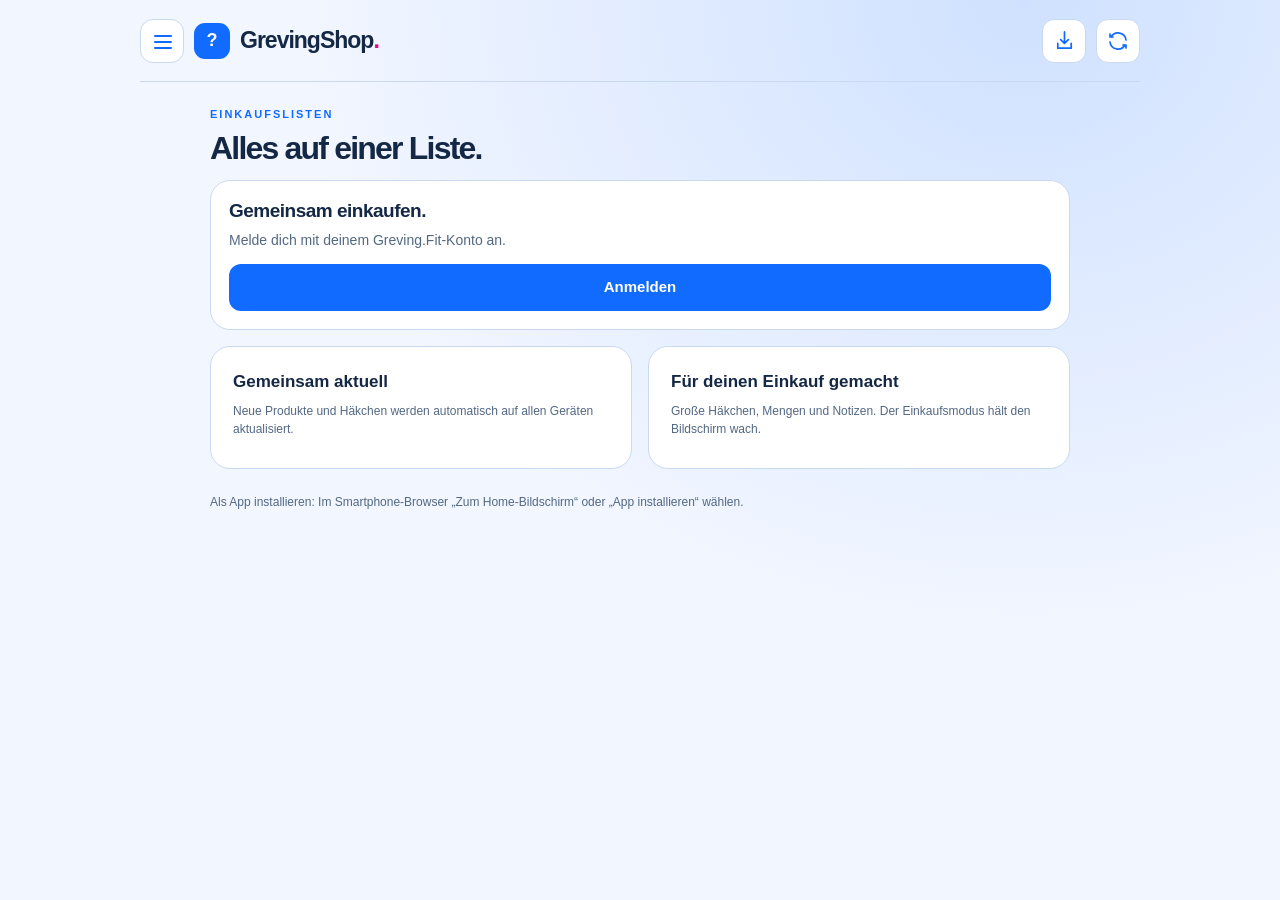
<file: index.html>
<!doctype html>
<html lang="de"><head><meta charset="utf-8"><meta http-equiv="Content-Security-Policy" content="default-src 'self'; script-src 'self'; style-src 'self' 'unsafe-inline'; connect-src 'self' https://ydmkutpcrurzsypszrob.supabase.co wss://ydmkutpcrurzsypszrob.supabase.co; img-src 'self' data:; object-src 'none'; base-uri 'self'; form-action 'self'; frame-src 'self'; worker-src 'self'"><meta name="referrer" content="no-referrer"><meta name="viewport" content="width=device-width,initial-scale=1,viewport-fit=cover"><meta name="theme-color" content="#1769e0"><meta name="description" content="Gemeinsame Einkaufslisten und Warenkatalog."><link rel="icon" href="icon.svg?v=31"><link rel="apple-touch-icon" href="icon-180.png?v=31"><link rel="manifest" href="manifest.webmanifest"><link rel="stylesheet" href="styles.css?v=40"><title>GrevingShop. – zusammen einkaufen</title></head>
<body><div class="app-shell"><header class="topbar"><button class="menu-toggle" id="menuToggle" type="button" aria-label="Menü öffnen" aria-expanded="false" aria-controls="appMenu"><svg viewBox="0 0 24 24" aria-hidden="true"><path d="M4 6h16M4 12h16M4 18h16"/></svg></button><div class="brand"><button class="brand-mark" id="avatar" aria-label="Konto und Anmeldung">?</button><a class="brand-name" href="#">GrevingShop<span class="dot">.</span></a></div><button class="icon-button install-button" id="installApp" type="button" aria-label="App installieren" title="App installieren"><svg viewBox="0 0 24 24" aria-hidden="true"><path d="M12 3v12m-4-4 4 4 4-4M5 15v5h14v-5"/></svg></button><button class="icon-button update-button" id="updateApp" type="button" aria-label="Neue App-Version verfügbar" title="Neue App-Version verfügbar" hidden><svg viewBox="0 0 24 24" aria-hidden="true"><rect x="5" y="2" width="14" height="20" rx="3"/><path d="M9 18h6M16 9a4 4 0 1 0 0 4M16 6v3h-3"/></svg><span class="update-dot" aria-hidden="true"></span></button><button class="icon-button sync-btn" id="account" aria-label="Jetzt synchronisieren" title="Jetzt synchronisieren"><svg viewBox="0 0 24 24" aria-hidden="true"><path d="M20 11a8 8 0 0 0-14.9-3M4 5v3h3M4 13a8 8 0 0 0 14.9 3M20 19v-3h-3"/></svg><span id="cloud-check" hidden>✓</span></button></header><aside id="updateNotice" class="update-notice" aria-label="App-Aktualisierung" hidden><div><strong>Neue App-Version verfügbar</strong><p>Aktualisieren, wenn es für dich passt.</p></div><div class="update-actions"><button class="button" id="applyUpdate" type="button">Jetzt aktualisieren</button><button class="button secondary" id="deferUpdate" type="button">Später</button></div></aside><main id="app" tabindex="-1"></main><nav class="menu-panel" id="appMenu" aria-label="Hauptnavigation" hidden>
<button data-view="lists" class="active" aria-current="page"><span class="menu-link-inner"><svg class="menu-icon shared-nav-icon" data-icon="lists" viewBox="0 0 24 24" aria-hidden="true"><path d="M9 6h11M9 12h11M9 18h11"/><circle cx="4" cy="6" r="1"/><circle cx="4" cy="12" r="1"/><circle cx="4" cy="18" r="1"/></svg><span>Meine Listen</span></span></button>
<button data-view="archive"><span class="menu-link-inner"><svg viewBox="0 0 24 24" aria-hidden="true"><rect x="3" y="3" width="18" height="5" rx="1.5"/><path d="M5 8v12h14V8M9 12h6"/></svg><span>Archiv</span></span></button>
<button data-view="catalog"><span class="menu-link-inner"><svg class="menu-icon shared-nav-icon" data-icon="catalog" viewBox="0 0 24 24" aria-hidden="true"><path d="M4 4h12a3 3 0 0 1 3 3v14H7a3 3 0 0 1-3-3V4Zm0 14a3 3 0 0 1 3-3h12M8 8h7M8 11h5"/></svg><span>Warenkatalog</span></span></button>
<button data-view="settings"><span class="menu-link-inner"><svg class="menu-icon shared-nav-icon" data-icon="settings" viewBox="0 0 24 24" aria-hidden="true"><path d="M3 5h3m6 0h9M3 12h10m6 0h2M3 19h3m6 0h9"/><circle cx="9" cy="5" r="3"/><circle cx="16" cy="12" r="3"/><circle cx="9" cy="19" r="3"/></svg><span>Settings</span></span></button>
</nav></div><dialog id="modal"></dialog><div id="toast" role="status" aria-live="polite"></div><script src="supabase.js"></script><script src="auth-session.js?v=28"></script><script src="app.js?v=40"></script></body></html>
</file>
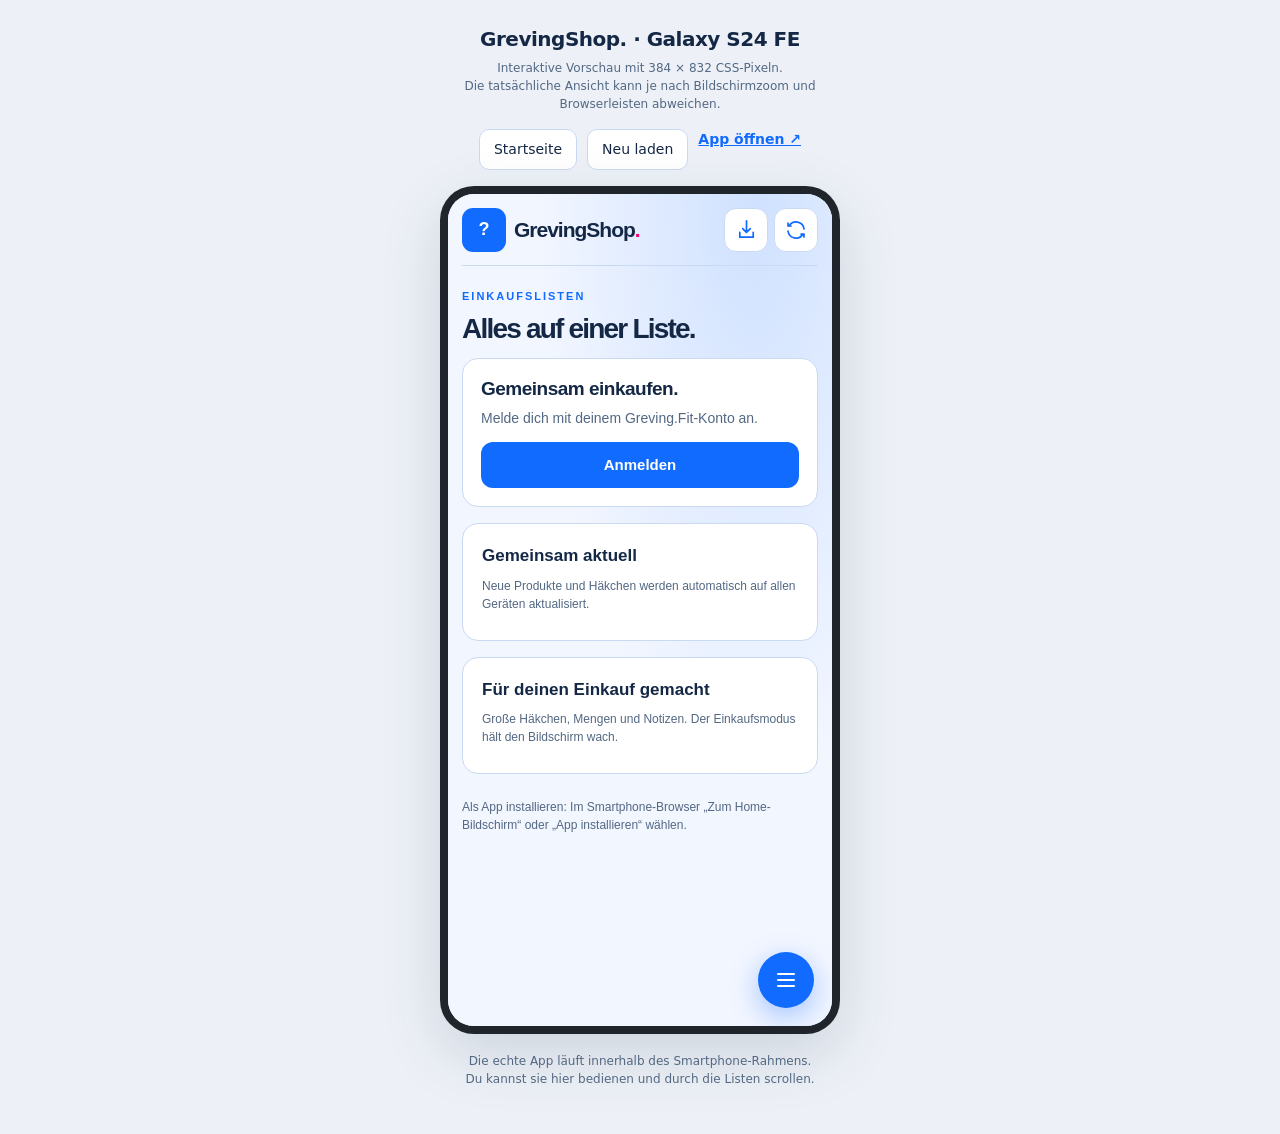
<file: s24fe.html>
<!doctype html>
<html lang="de"><head><meta charset="utf-8"><meta name="viewport" content="width=device-width,initial-scale=1"><title>GrevingShop. · Galaxy S24 FE Vorschau</title><style>
*{box-sizing:border-box}body{margin:0;background:#edf1f7;color:#142846;font:14px/1.5 system-ui,sans-serif;min-height:100dvh;display:flex;flex-direction:column;align-items:center;padding:24px 12px 30px}h1{font-size:20px;letter-spacing:-.5px;margin:0}p{margin:5px 0 16px;color:#536883;text-align:center;max-width:440px;font-size:12px}.phone{width:400px;height:848px;padding:8px;background:#20252b;border-radius:34px;box-shadow:0 20px 60px #14284625;flex-shrink:0}iframe{display:block;width:384px;height:832px;border:0;border-radius:26px;background:#f2f6ff}.foot{margin-top:18px}a{color:#126bff;font-weight:650}button{font:inherit;padding:9px 14px;border-radius:10px;border:1px solid #cad9f2;background:white;color:#142846;cursor:pointer}.controls{display:flex;gap:10px;margin-bottom:16px}@media(max-width:420px){body{padding:12px 0}.phone{width:100%;height:calc(100dvh - 180px);padding:0;border-radius:0;min-height:600px}iframe{width:100%;height:100%;border-radius:0}}
</style></head><body><h1>GrevingShop. · Galaxy S24 FE</h1><p>Interaktive Vorschau mit 384 × 832 CSS-Pixeln.<br>Die tatsächliche Ansicht kann je nach Bildschirmzoom und Browserleisten abweichen.</p><div class="controls"><button id="home">Startseite</button><button id="reload">Neu laden</button><a href="./" target="_blank" rel="noopener">App öffnen ↗</a></div><div class="phone"><iframe id="phone" src="./?preview=40" title="GrevingShop. in der Galaxy-S24-FE-Vorschau" allow="screen-wake-lock"></iframe></div><p class="foot">Die echte App läuft innerhalb des Smartphone-Rahmens.<br>Du kannst sie hier bedienen und durch die Listen scrollen.</p><script>const phone=document.getElementById('phone');const reload=()=>{phone.src='./?preview=40&refresh='+Date.now()};document.getElementById('home').onclick=reload;document.getElementById('reload').onclick=reload;</script></body></html>
</file>
<file: styles.css>
:root{--bg:#f2f6ff;--panel:#fff;--panel2:#e7efff;--line:#cad9f2;--muted:#536883;--text:#142846;--primary:#126bff;--accent:#df006b;--glow:#dceaff;color-scheme:light;font:15px/1.5 -apple-system,BlinkMacSystemFont,'Segoe UI',sans-serif;background:var(--bg);color:var(--text)}:root[data-theme=dark]{--bg:#09162b;--panel:#122442;--panel2:#1c355c;--line:#31517b;--muted:#a6bdd8;--text:#f4f8ff;--glow:#173b70;color-scheme:dark}:root[data-scheme=verdelia]{--bg:#f6f7f0;--panel:#fff;--panel2:#e8eee3;--line:#cad7c6;--muted:#586955;--text:#1e2d20;--primary:#4d6b50;--accent:#b73768;--glow:#e8efe2}:root[data-theme=dark][data-scheme=verdelia]{--bg:#101c16;--panel:#1b2b21;--panel2:#293d2e;--line:#405c45;--muted:#b3c7b3;--text:#f2f7ee;--primary:#9abd9a;--glow:#2b4330}:root[data-scheme=lavender]{--primary:#7657ff;--accent:#d43e2d}*{box-sizing:border-box}body{margin:0;min-width:320px;background:radial-gradient(ellipse at 80% 0,var(--glow),transparent 50%);min-height:100dvh}button,input,select,textarea{font:inherit}button,a{-webkit-tap-highlight-color:transparent}button{cursor:pointer}button:disabled{opacity:.5;cursor:wait}a{color:var(--primary)}button:focus-visible,a:focus-visible{outline:3px solid var(--accent);outline-offset:4px}button{min-height:44px}button,input,textarea,select{border-radius:12px}input,textarea,select{width:100%;padding:12px;border:1px solid var(--line);background:var(--panel);color:var(--text);font-size:16px}input:focus,textarea:focus,select:focus{outline:2px solid var(--primary)}textarea{resize:vertical;min-height:80px}.app-shell{max-width:1060px;margin:auto;padding:0 30px 110px}.topbar{display:flex;align-items:center;gap:10px;height:82px;border-bottom:1px solid var(--line)}.brand{display:flex;align-items:center;gap:10px;margin-right:auto;color:var(--text);font-size:23px;font-weight:750;text-decoration:none;letter-spacing:-1px}.brand-mark{display:grid;place-items:center;width:36px;height:36px;border-radius:11px;background:var(--primary);color:white;font-size:18px}.dot{color:var(--accent);margin-left:-9px}.icon-button{display:grid;place-items:center;min-width:44px;border:1px solid var(--line);background:var(--panel);color:var(--primary);font-size:21px}.page{max-width:860px;margin:40px auto}.eyebrow{font-size:11px;letter-spacing:2px;font-weight:750;color:var(--primary);text-transform:uppercase}.heading{display:flex;align-items:center;justify-content:space-between;gap:16px;margin:10px 0 24px}h1{font-size:clamp(30px,5vw,44px);line-height:1.12;letter-spacing:-1.8px;margin:0}h2{font-size:20px;letter-spacing:-.5px;margin:0}h3{margin:0;font-size:17px}p{margin:8px 0}.muted{color:var(--muted)}.small{font-size:12px}.button{display:inline-flex;align-items:center;justify-content:center;gap:8px;padding:11px 17px;background:var(--primary);color:white;border:1px solid transparent;font-weight:650;text-decoration:none}.button.secondary{background:var(--panel);border-color:var(--line);color:var(--text)}.button.accent{background:var(--accent);color:white}.button.danger{background:var(--panel);color:#c53648;border-color:var(--line)}.button:hover{filter:brightness(.94)}.banner{background:linear-gradient(120deg,var(--glow),var(--panel));border:1px solid var(--line);border-radius:20px;padding:25px;display:flex;align-items:center;justify-content:space-between;gap:20px;margin-bottom:26px}.banner h2{font-size:23px}.banner-icon{width:62px;height:62px;display:grid;place-items:center;border-radius:20px;background:var(--primary);color:white;font-size:29px;flex-shrink:0}.section-title{display:flex;justify-content:space-between;align-items:center;margin:25px 0 14px}.cards{display:grid;grid-template-columns:repeat(2,minmax(0,1fr));gap:16px}.card{background:var(--panel);border:1px solid var(--line);border-radius:20px;padding:22px;min-width:0}.list-card{width:100%;text-align:left;color:var(--text);transition:transform .15s}.list-card:hover{transform:translateY(-3px);border-color:var(--primary)}.card-top{display:flex;justify-content:space-between;align-items:center;gap:12px;margin-bottom:23px}.list-icon{display:grid;place-items:center;width:42px;height:42px;background:var(--panel2);color:var(--primary);border-radius:13px;font-size:24px}.pill{display:inline-flex;align-items:center;gap:6px;background:var(--panel2);padding:5px 10px;border-radius:99px;font-size:11px;color:var(--primary);font-weight:650}.progress{height:5px;background:var(--panel2);border-radius:8px;overflow:hidden;margin:18px 0}.progress span{display:block;height:100%;background:var(--primary);border-radius:8px}.card-foot,.row{display:flex;align-items:center;justify-content:space-between;gap:12px}.avatars{display:flex;padding-left:0}.avatar{display:grid;place-items:center;width:29px;height:29px;border-radius:50%;background:var(--panel2);border:2px solid var(--panel);font-size:10px;font-weight:750;color:var(--primary);margin-left:-5px}.avatar:first-child{margin-left:0}.avatar:nth-child(2){color:var(--accent)}.avatar:nth-child(3){background:var(--glow)}.bottom-nav{position:fixed;bottom:18px;left:50%;transform:translateX(-50%);width:min(440px,calc(100% - 32px));display:flex;justify-content:space-around;padding:8px;background:var(--panel);border:1px solid var(--line);border-radius:20px;box-shadow:0 8px 35px #14284615;z-index:5;padding-bottom:max(8px,env(safe-area-inset-bottom))}.bottom-nav button{display:grid;justify-items:center;gap:2px;border:0;background:transparent;color:var(--muted);font-size:11px;min-width:90px;padding:4px 10px}.bottom-nav button span{font-size:24px;line-height:1.1}.bottom-nav button.active{color:var(--primary);background:var(--panel2);border-radius:12px}.empty{text-align:center;padding:44px 20px}.empty .list-icon{margin:0 auto 15px;width:60px;height:60px;font-size:32px}.empty p{max-width:360px;margin:10px auto 22px}.family-strip{display:flex;flex-wrap:wrap;gap:10px;margin-top:22px}.person{display:flex;gap:12px;align-items:center;padding:17px 0;border-bottom:1px solid var(--line)}.person:last-child{border:0}.person .avatar{width:42px;height:42px;font-size:15px;flex-shrink:0}.person strong,.person small{display:block}.person small{color:var(--muted);overflow-wrap:anywhere}.back{border:0;background:transparent;color:var(--muted);padding:0}.tools{display:flex;gap:8px;flex-wrap:wrap;margin:20px 0}.tools .search{flex:1;min-width:160px}.tools select{width:auto;max-width:100%}.item-group{margin:24px 0 9px;font-size:12px;font-weight:750;color:var(--muted)}.item{display:flex;gap:12px;align-items:center;border-bottom:1px solid var(--line);padding:16px 0}.item:last-child{border:0}.check{appearance:none;flex:0 0 30px;width:30px;height:30px;min-height:30px;border:2px solid var(--line);background:var(--panel);border-radius:10px;padding:0;display:grid;place-items:center;color:white;font-size:19px}.check[aria-checked=true]{background:var(--primary);border-color:var(--primary)}.item-info{flex:1;min-width:0}.item-info strong{display:block;overflow-wrap:anywhere}.item-info p{font-size:12px;color:var(--muted);overflow-wrap:anywhere;margin:3px 0 0}.item.checked strong{text-decoration:line-through;color:var(--muted)}.quantity{font-size:12px;max-width:90px;overflow-wrap:anywhere;background:var(--panel2);padding:5px 9px;border-radius:8px}.edit{background:transparent;border:0;color:var(--muted);width:44px;padding:0}.status-line{font-size:12px;color:var(--muted);display:flex;align-items:center;gap:7px}.status-dot{width:6px;height:6px;border-radius:50%;background:var(--primary)}.wake{border:1px solid var(--line);background:var(--panel2);color:var(--text);padding:8px 12px;font-size:12px;display:flex;gap:8px;align-items:center}.wake.on{border-color:var(--primary);color:var(--primary)}.shop-mode .item{padding:22px 0}.shop-mode .item strong{font-size:20px}.shop-mode .check{width:42px;height:42px;flex-basis:42px}.shop-mode .bottom-nav{display:none}dialog{border:1px solid var(--line);border-radius:22px;background:var(--panel);color:var(--text);width:min(480px,calc(100% - 24px));padding:26px;max-height:90dvh;box-shadow:0 24px 100px #0003}dialog::backdrop{background:#06152b88;backdrop-filter:blur(4px)}.dialog-head{display:flex;align-items:center;justify-content:space-between;margin-bottom:22px}.field{display:grid;gap:6px;margin:16px 0}.field label{font-size:12px;font-weight:650}.field-row{display:grid;grid-template-columns:1fr 1fr;gap:12px}.actions{display:flex;justify-content:flex-end;gap:8px;flex-wrap:wrap;margin-top:22px}.error{color:#c53648;font-size:13px;white-space:pre-line}.notice{padding:13px 16px;border:1px solid var(--line);border-radius:12px;background:var(--panel2);font-size:13px;margin:15px 0}.install{margin-top:24px;font-size:12px;color:var(--muted)}#toast{position:fixed;bottom:110px;left:50%;transform:translateX(-50%);z-index:20;max-width:calc(100% - 28px);background:var(--text);color:var(--bg);padding:12px 20px;border-radius:13px;box-shadow:0 5px 30px #0002;font-size:13px;display:none}#toast.visible{display:block}.close{border:0;background:var(--panel2);color:var(--text);width:38px;font-size:22px}.list-note{white-space:pre-wrap;overflow-wrap:anywhere}details summary{cursor:pointer;min-height:44px;padding:10px 0;color:var(--muted);font-size:13px}@media(max-width:650px){.app-shell{padding:0 18px 110px}.topbar{height:72px}.brand{font-size:21px}.page{margin-top:28px}.cards{grid-template-columns:1fr}.heading{align-items:flex-start}.heading .button{padding:10px 13px;white-space:nowrap}.banner{padding:20px;gap:13px}.banner-icon{width:48px;height:48px;border-radius:15px}.banner h2{font-size:19px}.banner p{font-size:13px}.card{padding:19px}.heading h1{font-size:33px}.tools{gap:7px}.tools .search{width:100%;flex-basis:100%}.quantity{max-width:70px}.field-row{grid-template-columns:1fr 1fr}}@media(prefers-reduced-motion:reduce){*{transition:none!important;scroll-behavior:auto!important}}

.brand-name{color:var(--text);text-decoration:none;letter-spacing:-1px}.brand-name .dot{margin:0}.brand-mark{border:0;min-height:36px}.sync-btn{position:relative}.sync-btn svg,.bottom-nav svg{width:24px;height:24px;fill:none;stroke:currentColor;stroke-width:1.7;stroke-linecap:round;stroke-linejoin:round}#cloud-check{position:absolute;right:2px;bottom:1px;font-size:10px;background:var(--primary);color:white;border-radius:50%;padding:0 3px}.bottom-nav{width:min(480px,calc(100% - 32px))}.bottom-nav button{min-width:64px;flex:1}.settings-grid{display:grid;grid-template-columns:repeat(2,minmax(0,1fr));gap:16px;margin-top:22px}.settings-grid .card{display:flex;flex-direction:column;gap:10px}.settings-grid .field{margin:6px 0}.settings-grid .button{align-self:flex-start}.settings-grid h2{margin-bottom:5px}.settings-grid .wide{grid-column:1/-1}:root[data-font=large]{font-size:17px}:root[data-font=large] .item-info strong{font-size:18px}:root[data-density=compact] .item{padding-top:10px;padding-bottom:10px}@media(max-width:650px){.settings-grid{grid-template-columns:1fr}.bottom-nav button{padding:5px 7px}.brand{gap:8px}.brand-mark{min-height:44px;min-width:44px}.brand-name{font-size:20px}}

/* Identische Farbpaletten aus Greving.Fit, einschließlich kontrastreicher Steuerelemente. */
:root{--on-primary:#fff;--on-accent:#fff;--control-primary:initial;--control-accent:initial}
:root[data-scheme="energy"]{--bg:#f2f6ff;--panel:#fff;--panel2:#e7efff;--line:#cad9f2;--muted:#536883;--text:#142846;--primary:#126bff;--lime:#126bff;--lime-dark:#0053d6;--accent:#f40076;--orange:#f40076;--glow:#cfe1ff;--banner-a:#dceaff;--banner-b:#f8faff;--banner-line:#aac9ff}
:root[data-scheme="lavender"]{--bg:#f7f3ff;--panel:#fff;--panel2:#eee8ff;--line:#d9cefa;--muted:#685f82;--text:#292044;--primary:#7657ff;--lime:#7657ff;--lime-dark:#5b39dc;--accent:#ff654d;--orange:#ff654d;--glow:#e1d7ff;--banner-a:#e9e1ff;--banner-b:#fff8f6;--banner-line:#cdbdff}
:root[data-scheme="lagoon"]{--bg:#effaf8;--panel:#fff;--panel2:#dcf3ef;--line:#bfe3dc;--muted:#4f7272;--text:#113a3c;--primary:#009b9f;--lime:#009b9f;--lime-dark:#007b80;--accent:#ff5368;--orange:#ff5368;--glow:#c4f0e9;--banner-a:#d1f2ed;--banner-b:#fff7f8;--banner-line:#99ddd3}
:root[data-scheme="apricot"]{--bg:#fff7ee;--panel:#fff;--panel2:#f6eadc;--line:#ead2bd;--muted:#71675f;--text:#302b30;--primary:#315bd6;--lime:#315bd6;--lime-dark:#2143af;--accent:#ff783e;--orange:#ff783e;--glow:#ffdec2;--banner-a:#e4eaff;--banner-b:#fff1e5;--banner-line:#c5d0ff}
:root[data-theme="dark"][data-scheme="energy"]{--bg:#09162b;--panel:#122442;--panel2:#1c355c;--line:#31517b;--muted:#a6bdd8;--text:#f4f8ff;--primary:#2477ef;--lime:#2477ef;--lime-dark:#1460cf;--accent:#ee1475;--orange:#ee1475;--glow:#123467;--banner-a:#173b70;--banner-b:#122442;--banner-line:#315f9b}
:root[data-theme="dark"][data-scheme="lavender"]{--bg:#171126;--panel:#241b3a;--panel2:#352951;--line:#544273;--muted:#bfb1d9;--text:#fcf9ff;--primary:#7658e8;--lime:#7658e8;--lime-dark:#6145c8;--accent:#ef5a45;--orange:#ef5a45;--glow:#35235e;--banner-a:#3d2d69;--banner-b:#241b3a;--banner-line:#624c86}
:root[data-theme="dark"][data-scheme="lagoon"]{--bg:#071e21;--panel:#102f33;--panel2:#19444a;--line:#2c5d62;--muted:#a5cbca;--text:#f0fffd;--primary:#008c92;--lime:#008c92;--lime-dark:#007077;--accent:#ed4c61;--orange:#ed4c61;--glow:#0c4045;--banner-a:#124a50;--banner-b:#102f33;--banner-line:#2b686c}
:root[data-theme="dark"][data-scheme="apricot"]{--bg:#181724;--panel:#252437;--panel2:#353349;--line:#504d65;--muted:#beb9c9;--text:#fffaf3;--primary:#4568d0;--lime:#4568d0;--lime-dark:#3654af;--accent:#e86e3d;--orange:#e86e3d;--glow:#332844;--banner-a:#303858;--banner-b:#2d2530;--banner-line:#545f88}
:root[data-scheme="verdelia"]{--bg:#F6F7F0;--panel:#FFFFFF;--panel2:#E8EEE3;--line:#CAD7C6;--muted:#586955;--text:#1E2D20;--primary:#4D6B50;--lime-dark:#3E5841;--accent:#B73768;--glow:#DDE9D6;--banner-a:#E8EFE2;--banner-b:#FAF9F1;--banner-line:#C9D8C2;--on-primary:#FFFFFF;--on-accent:#FFFFFF;--lime:#4D6B50;--orange:#B73768;}
:root[data-theme="dark"][data-scheme="verdelia"]{--bg:#101C16;--panel:#1B2B21;--panel2:#293D2E;--line:#405C45;--muted:#B3C7B3;--text:#F2F7EE;--primary:#9ABD9A;--lime-dark:#85AA87;--accent:#EC88AF;--glow:#203B2B;--banner-a:#2B4330;--banner-b:#1B2B21;--banner-line:#47684B;--on-primary:#132417;--on-accent:#301421;--lime:#9ABD9A;--orange:#EC88AF;}
:root[data-scheme="noctara"]{--bg:#F5F6F8;--panel:#FFFFFF;--panel2:#E6EBF1;--line:#CCD5E0;--muted:#57687A;--text:#172A3C;--primary:#243B53;--lime-dark:#162C41;--accent:#C65026;--glow:#DEE7EF;--banner-a:#E7EDF4;--banner-b:#FCF5EF;--banner-line:#C5D3E0;--on-primary:#FFFFFF;--on-accent:#FFFFFF;--lime:#243B53;--orange:#C65026;}
:root[data-theme="dark"][data-scheme="noctara"]{--bg:#101923;--panel:#1B2835;--panel2:#293C4D;--line:#40596C;--muted:#B2C5D6;--text:#F1F6FC;--primary:#9FBAD4;--lime-dark:#8BA8C5;--accent:#F5A07E;--glow:#243B50;--banner-a:#2B4256;--banner-b:#1B2835;--banner-line:#49657D;--on-primary:#132333;--on-accent:#321C11;--lime:#9FBAD4;--orange:#F5A07E;}
:root[data-scheme="iriselle"]{--bg:#F7F5FC;--panel:#FFFFFF;--panel2:#EDE8F7;--line:#D6CCE9;--muted:#695C7C;--text:#2B233D;--primary:#6554C0;--lime-dark:#5140A4;--accent:#C64F49;--glow:#E5DDF8;--banner-a:#EBE5FA;--banner-b:#FFF4F1;--banner-line:#D2C4EC;--on-primary:#FFFFFF;--on-accent:#FFFFFF;--lime:#6554C0;--orange:#C64F49;}
:root[data-theme="dark"][data-scheme="iriselle"]{--bg:#1A1527;--panel:#282137;--panel2:#392E4D;--line:#594971;--muted:#C2B7D7;--text:#F8F3FF;--primary:#BBADF6;--lime-dark:#A799E0;--accent:#F3A098;--glow:#34264E;--banner-a:#40305B;--banner-b:#282137;--banner-line:#69558B;--on-primary:#231A39;--on-accent:#351815;--lime:#BBADF6;--orange:#F3A098;}
:root[data-scheme="marea"]{--bg:#F1F8F6;--panel:#FFFFFF;--panel2:#DFF0EB;--line:#BDDBD3;--muted:#4B6C66;--text:#143B36;--primary:#087E83;--lime-dark:#00666C;--accent:#C65E42;--glow:#CCE8E2;--banner-a:#E0F0EA;--banner-b:#FFF5EF;--banner-line:#B7DCD2;--on-primary:#FFFFFF;--on-accent:#111111;--lime:#087E83;--orange:#C65E42;}
:root[data-theme="dark"][data-scheme="marea"]{--bg:#0D1E1E;--panel:#173130;--panel2:#244544;--line:#396562;--muted:#A8CBC5;--text:#EFFAF5;--primary:#82C9C8;--lime-dark:#70B5B5;--accent:#F0AD94;--glow:#1C4140;--banner-a:#29504D;--banner-b:#173130;--banner-line:#40716B;--on-primary:#102C2B;--on-accent:#321C14;--lime:#82C9C8;--orange:#F0AD94;}
:root[data-scheme="rosavelle"]{--bg:#FAF6EF;--panel:#FFFFFF;--panel2:#F2E8E7;--line:#E2CBCE;--muted:#795B64;--text:#3C2430;--primary:#7C354D;--lime-dark:#64283D;--accent:#C1445C;--glow:#EBD6D9;--banner-a:#F4E4E5;--banner-b:#FCF7EC;--banner-line:#DEC2C8;--on-primary:#FFFFFF;--on-accent:#FFFFFF;--lime:#7C354D;--orange:#C1445C;}
:root[data-theme="dark"][data-scheme="rosavelle"]{--bg:#21151B;--panel:#33232B;--panel2:#49313B;--line:#6A4856;--muted:#D0B5C0;--text:#FFF3F2;--primary:#DDA6B8;--lime-dark:#C98FA3;--accent:#F0A0AE;--glow:#482C3A;--banner-a:#553443;--banner-b:#33232B;--banner-line:#805366;--on-primary:#301923;--on-accent:#341821;--lime:#DDA6B8;--orange:#F0A0AE;}
:root[data-scheme="energy"]{--control-accent:#DF006B}
:root[data-theme="dark"][data-scheme="energy"]{--control-primary:#1769E0}
:root[data-scheme="lavender"]{--control-accent:#D43E2D}
:root[data-scheme="lagoon"]{--control-primary:#007C80;--control-accent:#D52B48}
:root[data-scheme="apricot"]{--control-accent:#C74B13}
.button,.brand-mark,.check[aria-checked=true],.banner-icon{background:var(--control-primary,var(--primary));color:var(--on-primary,#fff)}
.button.secondary,.button.accent{background:var(--control-accent,var(--accent));border-color:var(--control-accent,var(--accent));color:var(--on-accent,#fff)}
.button.secondary:hover,.button.accent:hover{background:color-mix(in srgb,var(--control-accent,var(--accent)) 84%,#000)}
.banner{background:linear-gradient(120deg,var(--banner-a,var(--glow)),var(--banner-b,var(--panel)));border-color:var(--banner-line,var(--line))}
.wake-state{font-size:12px;color:var(--muted)}.wake-state.active{color:var(--primary)}
.shop-mode .topbar,.shop-mode .bottom-nav{display:none}.shop-mode .app-shell{max-width:760px;padding:0 18px 30px}.shop-mode .page{margin-top:0;padding-top:0}
.shopping-header{position:sticky;top:0;background:var(--bg);z-index:4;padding:18px 0 12px;border-bottom:1px solid var(--line);margin-bottom:16px}
.shopping-header h1{font-size:clamp(28px,5vw,38px);letter-spacing:-1px;margin:14px 0;overflow-wrap:anywhere}.shopping-header .progress{margin:12px 0 0}
.shopping-header .button{min-height:44px;padding:10px 12px;font-size:13px}.shopping-items{margin-top:14px}.shop-mode .item-info strong{font-size:20px}.shop-mode .quantity{font-size:14px}.shop-mode .item-info p{font-size:14px}.shop-mode details .item-info strong{font-size:16px}
.notice .button{margin-top:12px}.bottom-nav svg{width:25px;height:25px;stroke-width:1.8}.bottom-nav button{gap:4px;min-height:52px}
@media(max-width:650px){.shopping-header .row{flex-wrap:wrap}.shopping-header h1{font-size:30px}.shop-mode .item{gap:10px}.shop-mode .check{flex-basis:44px;width:44px;height:44px}.shop-mode .card{padding:16px}.heading h1{overflow-wrap:anywhere}.row:has(>.wake){flex-wrap:wrap}}

/* Hauptmenü wie in Greving.Fit: oben links am Desktop, schwebend unten rechts am Smartphone. */
.app-shell{padding-bottom:30px}.menu-toggle{display:grid;place-items:center;flex:0 0 44px;width:44px;height:44px;padding:10px;border:1px solid var(--line);border-radius:13px;background:var(--panel);color:var(--primary)}
.menu-toggle svg{width:24px;height:24px;fill:none;stroke:currentColor;stroke-width:2;stroke-linecap:round;stroke-linejoin:round}
.menu-panel{position:fixed;z-index:30;top:92px;left:max(12px,calc((100vw - 1060px)/2 + 30px));width:290px;max-height:calc(100dvh - 112px);overflow:auto;padding:8px;border:1px solid var(--line);border-radius:18px;background:var(--panel);box-shadow:0 18px 50px #07172b26}
.menu-panel[hidden]{display:none}.menu-panel button{display:flex;align-items:center;gap:13px;width:100%;min-height:54px;padding:12px 14px;border:0;border-radius:12px;text-align:left;font-weight:650;font-size:14px;color:var(--text);background:transparent}
.menu-panel button svg{width:26px;height:26px;flex:0 0 26px;fill:none;stroke:var(--primary);stroke-width:1.8;stroke-linecap:round;stroke-linejoin:round}
.menu-panel button.active,.menu-panel button:hover{background:var(--panel2);color:var(--primary)}

.shop-mode .menu-toggle,.shop-mode .menu-panel{display:none}#toast{bottom:96px}
@media(max-width:650px){.app-shell{padding-bottom:96px}.menu-toggle{position:fixed;z-index:32;right:18px;bottom:calc(18px + env(safe-area-inset-bottom));width:56px;height:56px;border:0;border-radius:50%;background:var(--control-primary,var(--primary));color:var(--on-primary,#fff);box-shadow:0 9px 28px color-mix(in srgb,var(--primary) 35%,transparent)}.menu-toggle[aria-expanded=true]{background:var(--control-accent,var(--accent));color:var(--on-accent,#fff)}.menu-panel{top:auto;bottom:calc(86px + env(safe-area-inset-bottom));left:12px;width:calc(100% - 24px);max-height:calc(100dvh - 118px - env(safe-area-inset-bottom));grid-template-columns:repeat(2,minmax(0,1fr));gap:5px;padding:10px;border-radius:22px;transform-origin:bottom right}.menu-panel:not([hidden]){display:grid}.menu-panel button{min-width:0;min-height:64px;padding:12px 10px;gap:10px;font-size:13px}.menu-panel button svg{width:27px;height:27px;flex-basis:27px}.shop-mode .app-shell{padding-bottom:30px}}
@media(prefers-reduced-motion:reduce){.menu-panel:not([hidden]){animation:none}}

/* Gleicher Abstand zwischen Inhaltskästen auf allen Bildschirmgrößen. */
:root{--card-gap:16px}.card-stack{display:grid;gap:var(--card-gap)}.card-stack>.card,.card-stack>.cards{margin:0}.cards,.settings-grid{gap:var(--card-gap)}.banner{margin-bottom:var(--card-gap)}.notice{margin-top:var(--card-gap);margin-bottom:var(--card-gap)}.page>.card+.card,.page>.card+.cards{margin-top:var(--card-gap)}
/* Kreisblende und gestaffeltes Auftauchen exakt wie bei Greving.Fit. */
.menu-panel:not([hidden]){animation:menu-circle-in .7s cubic-bezier(.7,0,.2,1) backwards}
.menu-panel button{overflow:hidden}.menu-panel .menu-link-inner{display:flex;align-items:center;gap:13px;width:100%;min-width:0;text-align:left;color:inherit;font-size:inherit;line-height:inherit}
.menu-panel:not([hidden]) .menu-link-inner{animation:menu-link-rise .7s cubic-bezier(.2,.8,.2,1) both}
.menu-panel:not([hidden]) button:nth-child(2) .menu-link-inner{animation-delay:.05s}
.menu-panel:not([hidden]) button:nth-child(3) .menu-link-inner{animation-delay:.1s}
.menu-panel:not([hidden]) button:nth-child(4) .menu-link-inner{animation-delay:.15s}
@keyframes menu-circle-in{from{clip-path:circle(0px at var(--menu-origin-x,50%) var(--menu-origin-y,100%))}to{clip-path:circle(var(--menu-reveal-radius,650px) at var(--menu-origin-x,50%) var(--menu-origin-y,100%))}}
@keyframes menu-link-rise{from{transform:translateY(110%)}to{transform:translateY(0)}}
@media(max-width:650px){.menu-panel .menu-link-inner{gap:10px}}
@media(prefers-reduced-motion:reduce){.menu-panel:not([hidden]),.menu-panel:not([hidden]) .menu-link-inner{animation:none}}
/* Kompakte Ansichten mit festen Smartphone-Rändern und umbrechenden Inhalten. */
html,body{min-width:0;max-width:100%}.app-shell,main,.page,.card,.heading,.heading>*,.row>*,.field,.field-row>*{min-width:0}input,select,textarea{min-width:0;max-width:100%}.field-row{grid-template-columns:repeat(2,minmax(0,1fr))}.brand-mark svg{width:22px;height:22px;fill:none;stroke:currentColor;stroke-width:1.8;stroke-linecap:round}.card p,.list-note,.updated-line{overflow-wrap:anywhere}.page{margin-top:24px}.heading{margin:8px 0 14px;gap:10px}.heading h1{font-size:32px;overflow-wrap:anywhere}.compact-heading{align-items:center}.compact-heading .button{flex-shrink:0}.list-cards{gap:12px}.list-card{padding:16px}.list-card .card-top{margin:0;align-items:flex-start}.list-card .card-top h2{flex:1;min-width:0;overflow-wrap:anywhere;font-size:19px;line-height:1.3}.list-card .pill{flex-shrink:0}.list-card .progress{margin:10px 0 6px}.list-card .list-note{margin:6px 0 0}.demo-line{display:flex;align-items:center;gap:10px;color:var(--muted);font-size:12px}.compact-status{margin:8px 0 12px;gap:8px}.compact-status .back{font-size:12px;flex-shrink:0}.list-heading{margin:6px 0}.list-heading h1{flex:1;min-width:0;font-size:28px}.list-heading .icon-button{flex-shrink:0}.updated-line{font-size:11px;line-height:1.55;color:var(--muted);margin:5px 0 10px}.list-summary,.shopping-state{display:flex;justify-content:space-between;align-items:center;gap:8px;min-width:0;font-size:12px}.list-summary .button{font-size:12px;padding:8px 12px}.progress{margin:10px 0;height:4px}.compact-tools{display:grid;grid-template-columns:minmax(0,1fr) auto auto;gap:7px;margin:12px 0}.compact-tools .search{min-width:0;width:100%}.compact-tools select{max-width:90px}.compact-tools .button{padding:9px 11px}.products-card,.shopping-items,.catalog-card{padding:8px 14px}.item{display:grid;grid-template-columns:40px minmax(0,1fr) minmax(0,76px) 28px;gap:8px;padding:8px 0}.item .check{width:36px;height:36px;min-height:36px;max-width:100%}.item-info{min-width:0}.item-info strong{font-size:14px;line-height:1.4;overflow-wrap:anywhere}.item-info p{font-size:11px;line-height:1.45;overflow-wrap:anywhere;margin:2px 0 0}.quantity{justify-self:end;max-width:76px;overflow-wrap:anywhere;white-space:normal;font-size:12px;line-height:1.35;padding:4px 6px}.edit{width:28px;min-height:40px;font-size:17px}.item-group{font-size:11px;line-height:1.5;letter-spacing:.3px;margin:13px 0 3px;overflow-wrap:anywhere}.item-group span{font-weight:400;margin-left:4px}details summary{padding:10px 0}.list-actions{margin:12px 0;gap:7px}.list-actions .button{font-size:12px;padding:8px 11px}.catalog-card{margin-top:12px}.catalog-row{display:grid;grid-template-columns:minmax(0,1fr) 28px;align-items:center;gap:8px;border-bottom:1px solid var(--line);padding:9px 0}.catalog-row:last-child{border:0}.catalog-row .button{font-size:12px;padding:8px 10px}.catalog-optin{display:flex;gap:10px;align-items:center;min-height:44px;font-size:14px;cursor:pointer}.catalog-optin input{width:22px;height:22px;min-width:22px;accent-color:var(--primary)}dialog{padding:20px;overflow-y:auto}dialog .actions{margin-top:14px}dialog .field{margin:12px 0}.field select{width:100%}.menu-panel button:last-child:nth-child(odd){grid-column:1/-1}
.shop-mode .app-shell{width:100%;max-width:740px;padding:0 12px 24px}.shop-mode .page{width:100%;max-width:100%;margin:0}.shopping-header{width:100%;padding:12px 0 10px;margin:0 0 10px;top:0}.shopping-top{display:grid;grid-template-columns:minmax(0,1fr) auto;gap:10px;align-items:start}.shopping-top h1{margin:3px 0 10px;font-size:26px;line-height:1.2;overflow-wrap:anywhere;letter-spacing:-.8px}.shopping-top .button{min-height:40px;padding:8px 12px;font-size:12px}.shopping-state{flex-wrap:wrap;font-size:11px;line-height:1.6}.shopping-state .wake-state{font-size:11px}.shopping-header .progress{margin:8px 0 0}.shopping-items{margin-top:0;border-radius:14px}.shop-mode .item{grid-template-columns:44px minmax(0,1fr) minmax(0,72px);gap:8px;padding:10px 0}.shop-mode .item .check{width:42px;height:42px;min-height:42px}.shop-mode .item-info strong{font-size:18px;line-height:1.35}.shop-mode .item-info p{font-size:12px}.shop-mode .quantity{font-size:13px;max-width:72px}.shopping-footer{margin:10px 2px}.shopping-footer .updated-line{margin-bottom:6px}.shopping-footer .status-line{font-size:10px;overflow-wrap:anywhere}.shop-mode .notice{margin:10px 0;padding:12px;font-size:12px}.shop-mode .empty{padding:22px 8px}.shop-mode .item-group{margin:12px 0 3px;font-size:11px}
@media(max-width:650px){.app-shell{padding-left:14px;padding-right:14px}.page{margin-top:22px}.topbar{gap:8px}.brand-name{font-size:21px}.heading h1{font-size:28px}.compact-tools{grid-template-columns:minmax(0,1fr) auto}.compact-tools .search{grid-column:1/-1;flex-basis:auto}.compact-tools select{width:100%;max-width:none}.compact-tools .button{min-width:112px}.card{border-radius:16px}.empty{padding:28px 16px}.settings-grid{margin-top:14px}.list-heading h1{font-size:26px}.shop-mode .card{padding:8px 12px}.menu-panel button:last-child:nth-child(odd){grid-column:1/-1}}
@media(max-width:350px){.app-shell{padding-left:10px;padding-right:10px}.heading h1{font-size:25px}.compact-heading .button{font-size:12px;padding:8px 10px}.item{grid-template-columns:36px minmax(0,1fr) minmax(0,62px) 26px;gap:6px}.item .quantity{max-width:62px}.shop-mode .app-shell{padding-left:8px;padding-right:8px}.shop-mode .item{grid-template-columns:42px minmax(0,1fr) minmax(0,62px)}.shop-mode .item-info strong{font-size:17px}}
/* Lange Mengen stehen unter dem Text statt in einer zu schmalen Randspalte. */
.item.long-quantity .item-info{grid-column:2/4;grid-row:1}.item.long-quantity .quantity{grid-column:2/4;grid-row:2;justify-self:start;max-width:100%;margin-top:-2px}.item.long-quantity .check{grid-column:1;grid-row:1/3;align-self:start;margin-top:2px}.item.long-quantity .edit{grid-column:4;grid-row:1/3;align-self:start}.shop-mode .item.long-quantity .item-info,.shop-mode .item.long-quantity .quantity{grid-column:2/-1}

/* Kompakter Einstieg ohne Testzugang. */
.login-card{padding:18px;text-align:left}.login-card h2{font-size:19px;line-height:1.3}.login-card p{font-size:14px;line-height:1.45;margin:6px 0 14px}.login-card .button{width:100%}

/* Mehrfachauswahl im Warenkatalog. */
.catalog-bulk{display:grid;gap:9px;padding:14px;margin-top:12px}.catalog-bulk .row{flex-wrap:wrap}.catalog-bulk strong{font-size:14px}.catalog-bulk .back{font-size:12px}.catalog-bulk label{margin-bottom:-5px}.catalog-bulk select{min-width:0}.catalog-bulk .button{width:100%;white-space:normal}.catalog-pick{display:flex;align-items:center;gap:9px;min-width:0;cursor:pointer;min-height:44px}.catalog-pick input{width:22px;height:22px;flex:0 0 22px;margin:0;accent-color:var(--primary)}.catalog-pick .item-info{display:grid;gap:2px;overflow-wrap:anywhere}

@media(max-width:650px){.catalog-heading{align-items:flex-start;flex-direction:column;gap:10px}.catalog-heading .button{font-size:13px;padding:9px 12px}}

/* Kompakte Übernahmeleiste: Ziel und Aktion nebeneinander. */
.catalog-bulk{padding:10px 12px;gap:5px}.catalog-bulk .row{min-width:0;gap:6px}.catalog-bulk strong{font-size:12px}.catalog-bulk .back{font-size:11px;min-height:32px;padding:4px 0}.catalog-transfer{display:grid;grid-template-columns:minmax(0,1fr) auto;gap:7px;align-items:center}.catalog-transfer select{width:100%;min-width:0;padding:9px 8px;height:44px}.catalog-transfer .button{width:auto;min-height:44px;font-size:12px;padding:9px 10px;white-space:nowrap}

.login-card .register-link{display:block;width:100%;font-size:13px;margin-top:4px;min-height:40px}
/* Settings-Karten entsprechen dem Aufbau von GrevingFit. */
.settings-grid.fit-settings{display:block}.fit-settings>.card{display:block;padding:20px;border-radius:18px;margin-bottom:16px}.fit-settings .tiny{font-size:12px}.fit-settings .card-head{display:flex;justify-content:space-between;align-items:center;gap:12px;margin-bottom:16px;min-width:0}.fit-settings .card-head h2{font-size:18px;font-weight:600;letter-spacing:-.4px;margin:0;min-width:0}.fit-settings .card-head .pill{flex-shrink:0}.fit-settings .card-head h2{overflow-wrap:anywhere}.fit-settings .settings-account{display:grid;grid-template-columns:1fr 1fr;gap:12px;padding:12px 0 6px}.fit-settings .settings-account>div{display:flex;flex-direction:column;gap:4px;min-width:0}.fit-settings .settings-account strong{font-size:14px;overflow-wrap:anywhere}.fit-settings .split{display:flex;align-items:center;gap:8px}.fit-settings .settings-actions{flex-wrap:wrap}.fit-settings .button{font-size:13px;font-weight:700;padding:12px 17px;min-height:44px}.fit-settings .settings-password{margin-top:18px;padding-top:14px;border-top:1px solid var(--line)}.fit-settings .settings-password summary{padding:0;cursor:pointer;color:var(--text);font-weight:650;font-size:13px;list-style:none}.fit-settings .settings-password summary::-webkit-details-marker{display:none}.fit-settings .settings-password summary::after{content:'＋';float:right;color:var(--primary)}.fit-settings .settings-password[open] summary::after{content:'−'}.fit-settings .settings-password form{margin-top:14px}.fit-settings .field{display:flex;flex-direction:column;gap:7px;margin:0 0 13px}.fit-settings .field label{font-size:11px;color:var(--muted);font-weight:600;margin:0}.fit-settings .field input,.fit-settings .field select{background:var(--panel2);border-radius:10px;padding:12px;font-size:16px;min-height:44px}.fit-settings .form-grid{display:grid;grid-template-columns:minmax(0,1fr) minmax(0,1fr);gap:12px;align-items:end}.fit-settings .personalization-card .card-head{margin-bottom:12px}.fit-settings .personalization-card .card-head p{margin:5px 0 0}.fit-settings .personalization-actions{flex-wrap:wrap}
@media(max-width:650px){.fit-settings>.card{padding:17px}.fit-settings .personalization-grid{grid-template-columns:minmax(0,1fr)}.fit-settings .personalization-actions{display:grid;grid-template-columns:minmax(0,1fr)}.fit-settings .personalization-actions .button{width:100%}}

/* Gemeinsame GrevingShop-Navigationssymbole. */
.menu-panel button .shared-nav-icon{width:26px;height:26px;flex:0 0 26px;fill:none;stroke:var(--primary);stroke-width:1.8;stroke-linecap:round;stroke-linejoin:round}

/* Produktanlage als Hauptaktion; Löschaktion getrennt vom Öffnen der Archivliste. */
.list-primary-actions{display:flex;flex-wrap:wrap;gap:8px;margin:12px 0}.list-primary-actions .add-product-main{font-size:15px;padding:13px 20px;min-height:48px}.list-primary-actions .button.secondary{font-size:12px}.compact-tools{grid-template-columns:minmax(0,1fr) auto}.archived-list-card{padding:0;overflow:hidden}.archive-open{display:block;background:transparent;border:0;border-radius:0;padding:16px}.archive-open:hover{transform:none}.archive-card-actions{display:flex;justify-content:flex-end;padding:0 12px 10px}.archive-card-actions .button{font-size:12px;gap:6px;padding:7px 10px;min-height:40px}.archive-card-actions svg{width:17px;height:17px;fill:none;stroke:currentColor;stroke-width:1.8;stroke-linecap:round;stroke-linejoin:round}
@media(max-width:650px){.list-primary-actions{display:grid;grid-template-columns:minmax(0,1fr)}.list-primary-actions .button{width:100%}.compact-tools .search{grid-column:auto}.compact-tools select{width:auto;max-width:110px}}
.list-primary-actions>.button.secondary{margin-left:auto}
@media(max-width:650px){.list-primary-actions>.button.secondary{width:auto;justify-self:end}}

/* Klar erkennbares Bearbeitungssymbol mit großer Tippfläche. */
.more-icon{width:22px;height:22px;display:block;fill:currentColor;stroke:none}.item .edit-item-button{display:grid;place-items:center;width:44px;min-height:44px;padding:0;border:1px solid var(--line);border-radius:10px;background:var(--panel2);color:var(--primary)}.item{grid-template-columns:40px minmax(0,1fr) minmax(0,76px) 44px}
@media(max-width:350px){.item{grid-template-columns:36px minmax(0,1fr) minmax(0,62px) 44px}}
/* Installieren und bestätigte Updates bleiben auch in schmalen Kopfzeilen erreichbar. */
.topbar>.brand{flex:1;min-width:0}.topbar .brand-mark{flex-shrink:0}.topbar .brand-name{min-width:0;white-space:nowrap;overflow:hidden;text-overflow:ellipsis}.topbar>.icon-button{flex-shrink:0}.install-button svg,.update-button svg{width:23px;height:23px;fill:none;stroke:currentColor;stroke-width:1.8;stroke-linecap:round;stroke-linejoin:round}.install-button[hidden],.update-button[hidden],.update-notice[hidden]{display:none}.update-button{position:relative}.update-dot{position:absolute;top:5px;right:5px;width:7px;height:7px;border-radius:50%;background:var(--accent)}.update-notice{display:flex;justify-content:space-between;align-items:center;gap:14px;max-width:860px;margin:16px auto;padding:14px 16px;border:1px solid var(--line);border-radius:16px;background:var(--panel);box-shadow:0 5px 20px #1428460c}.update-notice strong{font-size:14px}.update-notice p{font-size:12px;color:var(--muted);margin:4px 0 0}.update-actions{display:flex;gap:7px;flex-shrink:0}.update-actions .button{font-size:12px;padding:9px 12px}.shop-mode .update-notice{display:none}.install-steps{padding-left:22px;font-size:14px}.install-steps li{margin:12px 0;overflow-wrap:anywhere}
@media(max-width:650px){.update-notice{align-items:stretch;flex-direction:column;gap:10px;padding:12px}.update-actions{flex-wrap:wrap}.update-actions .button{flex:1}.topbar{gap:6px}.app-update-ready .brand-name{font-size:18px}}

/* Bereits vor dem JavaScript-Start im PWA-Fenster ausblenden. */
@media(display-mode:standalone){#installApp{display:none}}

/* Product and quantity share a compact catalog row; notes stay underneath. */
.catalog-pick .item-info{flex:1}.catalog-product-line{display:flex;align-items:baseline;gap:10px;min-width:0}.catalog-product-line strong{flex:1;min-width:0}.catalog-product-line .quantity{flex:0 0 auto;max-width:35%;margin:0}

.list-scope{display:inline-block;font-size:11px;line-height:1.4;color:var(--muted);margin:5px 0 0}.list-scope.private{color:var(--primary);font-weight:700}.shopping-state .list-scope{margin:0}.list-card .list-scope{display:block}

/* Inline catalog suggestions: ordinary touch scrolling, no browser datalist popup. */
dialog{max-height:min(90dvh,var(--dialog-visible-height,90dvh));touch-action:pan-y pinch-zoom;-webkit-overflow-scrolling:touch}
.catalog-suggestions{border:1px solid var(--line);border-radius:12px;background:var(--panel2);margin-top:8px;overflow:hidden}.catalog-suggestions[hidden]{display:none}.suggestions-heading{display:flex;align-items:center;justify-content:space-between;gap:8px;padding:4px 10px;font-size:12px;color:var(--muted)}.suggestions-heading .back{min-height:36px;font-size:12px}.suggestions-scroll{max-height:min(200px,28dvh);overflow-y:auto;touch-action:pan-y pinch-zoom;overscroll-behavior-y:auto;-webkit-overflow-scrolling:touch}.catalog-suggestion{display:flex;flex-direction:column;align-items:flex-start;gap:2px;text-align:left;width:100%;border:0;border-top:1px solid var(--line);border-radius:0;padding:10px 12px;background:var(--panel);color:var(--text);min-height:50px}.catalog-suggestion strong,.catalog-suggestion span{overflow-wrap:anywhere;max-width:100%}.catalog-suggestion span{font-size:12px;color:var(--muted)}.catalog-suggestion:hover{background:var(--panel2)}.catalog-suggestion:focus-visible{outline:2px solid var(--primary);outline-offset:-3px}.catalog-suggestions>.tiny{padding:0 10px}
label.privacy-option{display:flex;align-items:center;gap:10px;min-height:44px;cursor:pointer;font-size:15px;font-weight:600}.privacy-option input{width:22px;height:22px;flex:0 0 22px;margin:0;accent-color:var(--primary)}

@media(max-width:650px){dialog{top:0;bottom:auto;margin:12px auto}}

.list-group{margin-top:24px}.list-group+.list-group{margin-top:28px;padding-top:22px;border-top:1px solid var(--line)}.list-group-heading{display:flex;align-items:center;gap:9px;margin-bottom:12px}.list-group-heading h2{font-size:19px;line-height:1.35;letter-spacing:-.4px;margin:0;min-width:0;overflow-wrap:anywhere}.list-group-count{font-size:12px;line-height:1.5;font-weight:700;color:var(--muted);background:var(--panel2);border-radius:20px;padding:2px 8px;flex-shrink:0}.list-group-empty{margin:0;padding:4px 0 8px}.list-card .card-top h3{flex:1;min-width:0;overflow-wrap:anywhere;font-size:19px;line-height:1.3;margin:0;letter-spacing:-.5px}.privacy-lock{width:13px;height:13px;vertical-align:-2px;margin-right:4px;fill:none;stroke:currentColor;stroke-width:1.8;stroke-linecap:round;stroke-linejoin:round}

.item-info p.item-creator{font-size:10px;line-height:1.4;color:var(--muted);margin:3px 0 0;overflow-wrap:anywhere}

.check-save-state{font-size:11px;line-height:1.4;color:var(--muted);white-space:nowrap}
</file>
